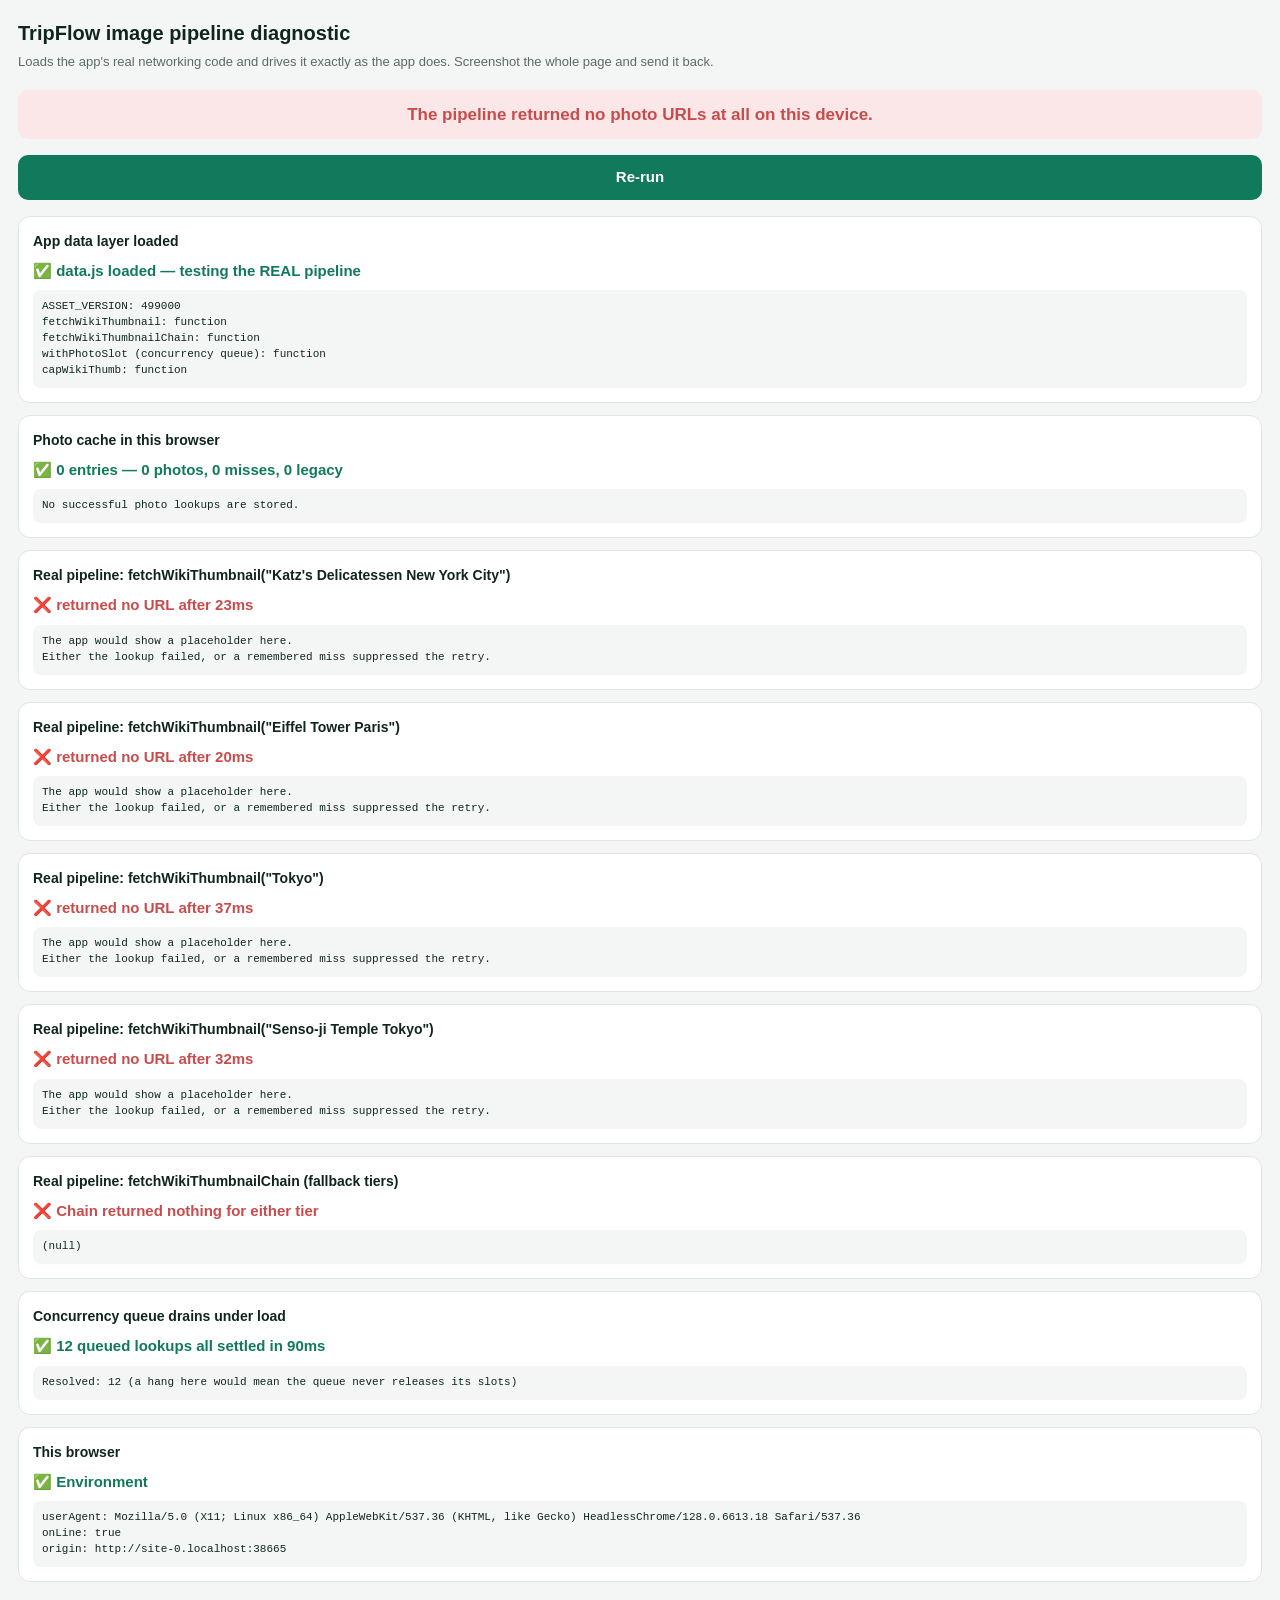
<file: imagecheck.html>
<!DOCTYPE html>
<html lang="en">
<head>
<meta charset="utf-8">
<meta name="viewport" content="width=device-width, initial-scale=1">
<title>TripFlow — Image Pipeline Diagnostic</title>
<style>
  :root{ color-scheme: light; }
  *{box-sizing:border-box}
  body{margin:0;padding:18px;background:#f4f6f5;color:#10251e;
       font:15px/1.5 -apple-system,BlinkMacSystemFont,"Segoe UI",Roboto,sans-serif}
  h1{font-size:20px;margin:0 0 4px}
  .sub{color:#5b6b65;font-size:13px;margin:0 0 18px}
  .test{background:#fff;border:1px solid #dfe5e2;border-radius:12px;padding:14px;margin-bottom:12px}
  .name{font-weight:700;font-size:14px;margin-bottom:8px}
  .status{font-weight:800;font-size:15px;margin-bottom:6px}
  .pass{color:#11795c}
  .fail{color:#c94c4c}
  .pending{color:#8a968f}
  .detail{font-family:ui-monospace,Menlo,Consolas,monospace;font-size:11px;line-height:1.45;
          background:#f4f6f5;border-radius:8px;padding:9px;margin-top:8px;
          word-break:break-all;white-space:pre-wrap;max-height:200px;overflow:auto}
  img.probe{max-width:100%;border-radius:8px;margin-top:8px;display:block;background:#e8ecea}
  .big{font-size:17px;font-weight:800;padding:12px;border-radius:10px;margin-bottom:16px;text-align:center}
  .big.pass{background:#dff3ec}
  .big.fail{background:#fbe7e7}
  .big.pending{background:#eef1f0}
  button{font:inherit;font-weight:700;background:#11795c;color:#fff;border:0;
         border-radius:10px;padding:11px 16px;width:100%;margin-bottom:16px}
</style>
</head>
<body>

<h1>TripFlow image pipeline diagnostic</h1>
<p class="sub">Loads the app's real networking code and drives it exactly as the app does. Screenshot the whole page and send it back.</p>

<div class="big pending" id="verdict">Running…</div>
<button id="rerun">Re-run</button>
<div id="out"></div>

<!-- The REAL data layer: fetchWikiThumbnail, the cache, the concurrency queue, the chain.
     Loaded with a rotating token so this page can never test a stale copy of it. -->
<script>
  window.ASSET_VERSION = String(Math.floor(Date.now()/3600000));
  document.write('<scr'+'ipt src="data.js?v=' + window.ASSET_VERSION + '"><\/scr'+'ipt>');
</script>

<script>
'use strict';
const out = document.getElementById('out');
const verdict = document.getElementById('verdict');

function card(name){
  const el = document.createElement('div');
  el.className = 'test';
  el.innerHTML = '<div class="name">'+name+'</div><div class="status pending">running…</div>';
  out.appendChild(el);
  return {
    set(ok, text, detail){
      const s = el.querySelector('.status');
      s.className = 'status ' + (ok ? 'pass' : 'fail');
      s.textContent = (ok ? '✅ ' : '❌ ') + text;
      if(detail){ const d = document.createElement('div'); d.className='detail'; d.textContent = detail; el.appendChild(d); }
    },
    addImage(url){ const im=document.createElement('img'); im.className='probe'; im.src=url; el.appendChild(im); }
  };
}
function probeImage(url, ms){
  return new Promise(resolve=>{
    const im = new Image(); let done = false;
    const finish = (ok, why)=>{ if(done) return; done = true; resolve({ok, why, w: im.naturalWidth}); };
    im.onload = ()=> finish(im.naturalWidth>0, im.naturalWidth>0 ? 'loaded' : 'zero width');
    im.onerror = ()=> finish(false, 'onerror (blocked, 404 or unreachable)');
    setTimeout(()=>finish(false, 'timed out after '+(ms/1000)+'s'), ms);
    im.src = url;
  });
}

async function run(){
  out.innerHTML = '';
  verdict.className = 'big pending';
  verdict.textContent = 'Running…';

  // 0. Is the real data layer even present?
  const load = card('App data layer loaded');
  const haveLayer = typeof fetchWikiThumbnail === 'function' && typeof fetchWikiThumbnailChain === 'function';
  load.set(haveLayer,
    haveLayer ? 'data.js loaded — testing the REAL pipeline' : 'data.js did NOT load — cannot test the real pipeline',
    'ASSET_VERSION: ' + window.ASSET_VERSION
      + '\nfetchWikiThumbnail: ' + typeof fetchWikiThumbnail
      + '\nfetchWikiThumbnailChain: ' + typeof fetchWikiThumbnailChain
      + '\nwithPhotoSlot (concurrency queue): ' + (typeof withPhotoSlot)
      + '\ncapWikiThumb: ' + (typeof capWikiThumb));
  if(!haveLayer){
    verdict.className = 'big fail';
    verdict.textContent = "The app's data layer failed to load — that alone would stop every photo.";
    return;
  }

  // 1. What is actually sitting in this browser's cache right now?
  const cc = card('Photo cache in this browser');
  try{
    const raw = localStorage.getItem('tripflow_photo_cache_v1');
    const obj = raw ? JSON.parse(raw) : {};
    const keys = Object.keys(obj);
    const real = keys.filter(k=>typeof obj[k]==='string' && obj[k]);
    const misses = keys.filter(k=>obj[k] && typeof obj[k]==='object' && obj[k].miss);
    const legacy = keys.filter(k=>!obj[k]);
    cc.set(true, keys.length + ' entries — ' + real.length + ' photos, ' + misses.length + ' misses, ' + legacy.length + ' legacy',
      real.length ? 'Example stored photo:\n' + obj[real[0]] : 'No successful photo lookups are stored.');
  }catch(err){ cc.set(false, 'Could not read the cache', String(err)); }

  // 2. Drive the REAL lookup for things the app actually asks for.
  const queries = [
    "Katz's Delicatessen New York City",
    'Eiffel Tower Paris',
    'Tokyo',
    'Senso-ji Temple Tokyo',
  ];
  let anyUrl = false, anyRender = false;
  for(const q of queries){
    const c = card('Real pipeline: fetchWikiThumbnail("' + q + '")');
    let url = null, err = null;
    const t0 = Date.now();
    try{ url = await fetchWikiThumbnail(q); }
    catch(e){ err = e; }
    const ms = Date.now() - t0;
    if(err){ c.set(false, 'threw after ' + ms + 'ms', String(err && err.message || err)); continue; }
    if(!url){ c.set(false, 'returned no URL after ' + ms + 'ms', 'The app would show a placeholder here.\nEither the lookup failed, or a remembered miss suppressed the retry.'); continue; }
    anyUrl = true;
    const r = await probeImage(url, 12000);
    if(r.ok) anyRender = true;
    c.set(r.ok, r.ok ? ('URL returned in ' + ms + 'ms and the image RENDERED (' + r.w + 'px)') : ('URL returned but the image FAILED to render — ' + r.why), url);
    if(r.ok) c.addImage(url);
  }

  // 3. The multi-tier chain, as the app uses it.
  const ch = card('Real pipeline: fetchWikiThumbnailChain (fallback tiers)');
  try{
    const chained = await fetchWikiThumbnailChain(['Definitely Not A Real Place XYZQ', 'Paris']);
    ch.set(!!chained, chained ? 'Fell through to the second tier and returned a URL' : 'Chain returned nothing for either tier', chained || '(null)');
    if(chained) ch.addImage(chained);
  }catch(e){ ch.set(false, 'chain threw', String(e && e.message || e)); }

  // 4. Does the concurrency queue drain, or is it deadlocking?
  const cq = card('Concurrency queue drains under load');
  try{
    const t0 = Date.now();
    const many = await Promise.all(Array.from({length:12}, (_,i)=>fetchWikiThumbnail('queue probe ' + i)));
    cq.set(true, '12 queued lookups all settled in ' + (Date.now()-t0) + 'ms',
      'Resolved: ' + many.length + ' (a hang here would mean the queue never releases its slots)');
  }catch(e){ cq.set(false, 'queue test threw', String(e && e.message || e)); }

  const env = card('This browser');
  env.set(true, 'Environment', 'userAgent: ' + navigator.userAgent + '\nonLine: ' + navigator.onLine + '\norigin: ' + location.origin);

  if(anyRender){
    verdict.className = 'big pass';
    verdict.textContent = 'The real pipeline works here — photos were fetched AND rendered.';
  } else if(anyUrl){
    verdict.className = 'big fail';
    verdict.textContent = 'Lookups return URLs, but the images will not render on this device.';
  } else {
    verdict.className = 'big fail';
    verdict.textContent = 'The pipeline returned no photo URLs at all on this device.';
  }
}

document.getElementById('rerun').onclick = run;
run();
</script>
</body>
</html>
</file>
